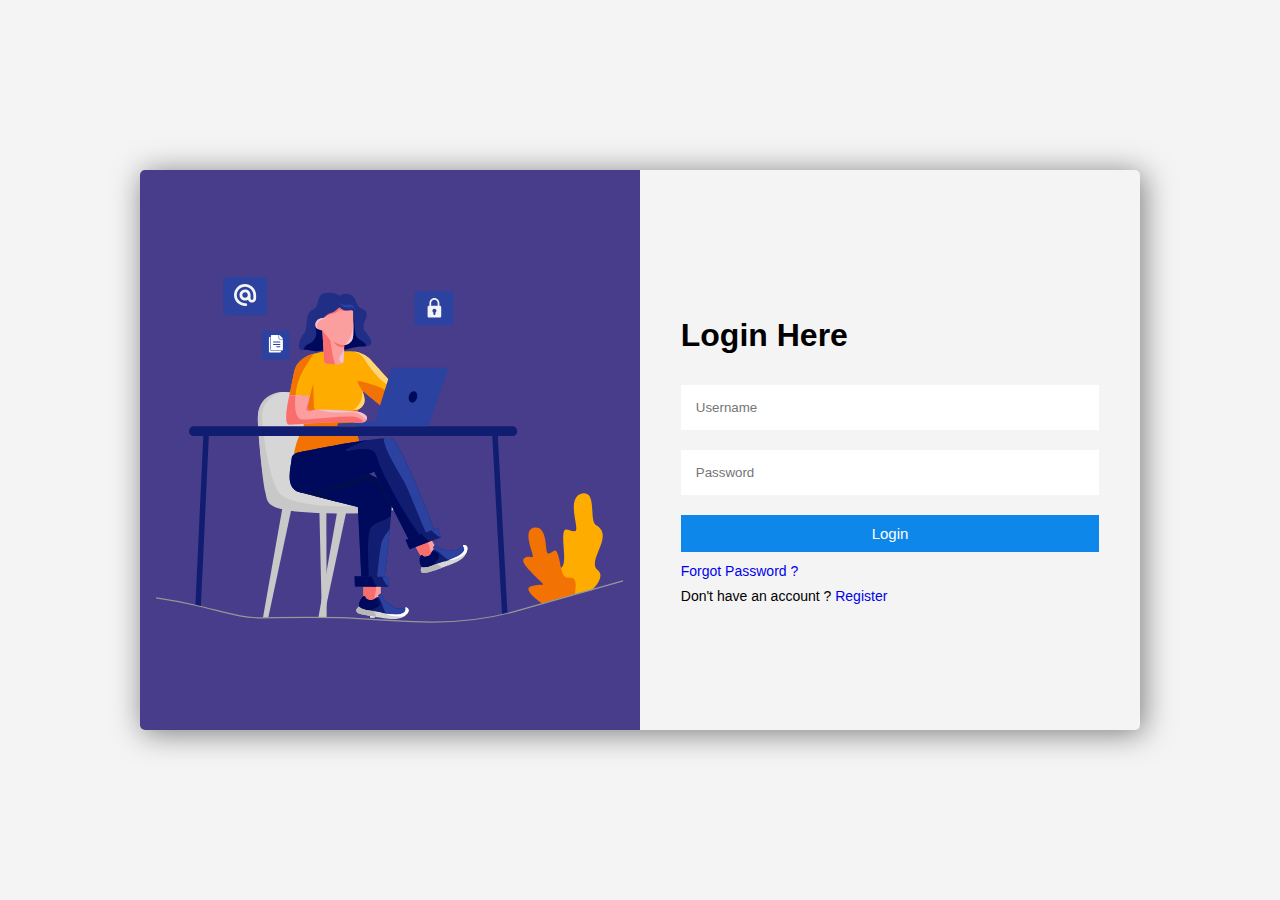
<file: animatedloginui/index.html>
<!DOCTYPE html>
<html>
    <head>
        <title>Animated Login Ui</title>
        <!-- fontawesome css1  -->
        <link rel="stylesheet" href="https://cdnjs.cloudflare.com/ajax/libs/font-awesome/5.15.4/css/all.min.css" integrity="sha512-1ycn6IcaQQ40/MKBW2W4Rhis/DbILU74C1vSrLJxCq57o941Ym01SwNsOMqvEBFlcgUa6xLiPY/NS5R+E6ztJQ==" crossorigin="anonymous" referrerpolicy="no-referrer" />
        <link href="css/style.css" rel="stylesheet" type="text/css" />
    </head>
    <body>

        <div class="container">


            <!--Start Login Section  -->
            <div class="main-container login">

                <div class="img-container login-img">
                    <img src="./img/login.svg" alt="login" />
                </div>

                <div class="form-container login-form">
                    
                    <form action="" method="">
                        <h1 class="text-center pb-3">Login Here</h1>
                        
                            <input type="text" name="username" id="username" class="form-control" placeholder="Username"  autocomplete="off"/>
                            <input type="password" name="password" id="password" class="form-control" placeholder="Password" />
                        

                        <div class="d-grid">
                            <button type="submit" class="btn">Login</button>
                        </div>

                        <a href="#" class="forgot-link">Forgot Password ?</a>
                        <span>Don't have an account ? <a href="#" class="register-link">Register</a></span>
                    </form>
                </div>

            </div>
            <!-- End Login Section  -->


            <!--Start Register Section  -->
            <div class="main-container register">

                <div class="form-container register-form">
                    
                    <form action="" method="">
                        <h1 class="text-center pb-3">Register Here</h1>
                        
                            <input type="text" name="usernamereg" id="usernamereg" class="form-control" placeholder="Username" autocomplete="off"/>
                            <input type="text" name="emailreg" id="emailreg" class="form-control" placeholder="Email" autocomplete="off"/>
                            <input type="password" name="passwordreg" id="passwordreg" class="form-control" placeholder="Password" />
                        

                        <div class="d-grid">
                            <button type="submit" class="btn">Register</button>
                        </div>

                        
                        <span>Have an account ? <a href="#" class="login-link">Login Here</a></span>
                    </form>
                </div>


                <div class="img-container register-img">
                    <img src="./img/register.svg" alt="register" />
                </div>

            </div>
            <!-- End Register Section  -->


            <!--Start Forgot Password Section  -->
            <div class="main-container forgot">

                <div class="form-container forgot-form">
                    
                    <form action="" method="">
                        <h1 class="text-center pb-3">Reset Password</h1>
                        
                            <input type="text" name="emailfog" id="emailfog" class="form-control" placeholder="Email" autocomplete="off"/>
                       

                        <div class="d-grid">
                            <button type="submit" class="btn">Reset Password</button>
                        </div>

                        <span>We will send you a reset link!!!</span>
                    </form>

                    <div class="close">
                        <i class="fas fa-times"></i>
                    </div>


                </div>

                <div class="img-container forgot-img">
                    <img src="./img/forgot.svg" alt="forgot" />
                </div>

            </div>
            <!-- End Forgot Password Section  -->


        </div>

        



        <script src="js/app.js" type="text/javascript"></script>
    </body>
</html>
</file>
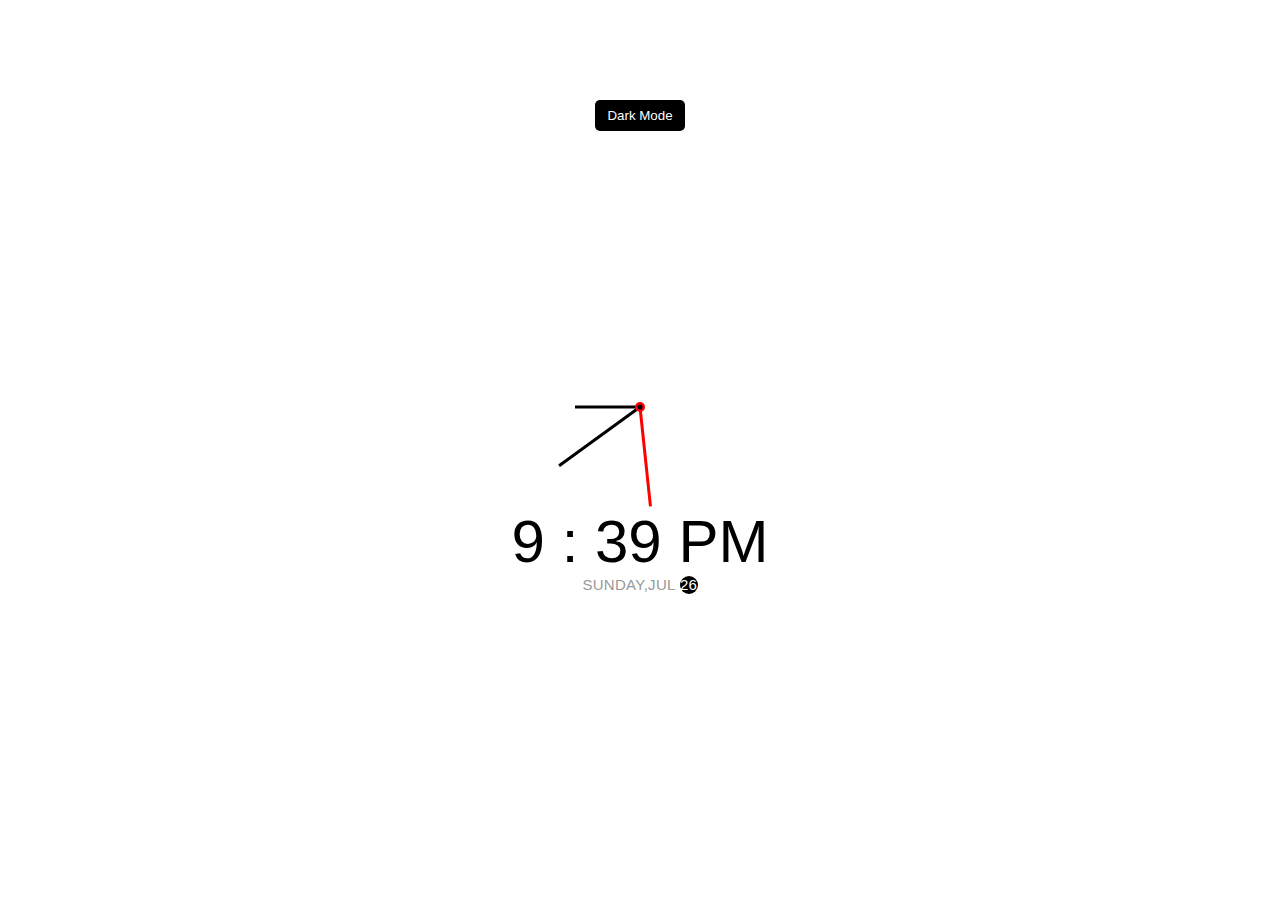
<file: clock/index.html>
<!DOCTYPE html>
<html>
    <head>
        <title>Clock</title>
        <!-- fontawesome css1 -->
        <link rel="stylesheet" href="https://cdnjs.cloudflare.com/ajax/libs/font-awesome/6.0.0-beta2/css/all.min.css" integrity="sha512-YWzhKL2whUzgiheMoBFwW8CKV4qpHQAEuvilg9FAn5VJUDwKZZxkJNuGM4XkWuk94WCrrwslk8yWNGmY1EduTA==" crossorigin="anonymous" referrerpolicy="no-referrer" />
        <link href="css/style.css" rel="stylesheet" type="text/css"/>
    </head>
    <body>

        <button class="toggle"><i class="fas fa-moon"></i> Dark Mode</button>

        <div class="clock-container">
            <div class="clock">
                <div class="needle hour"></div>
                <div class="needle minute"></div>
                <div class="needle second"></div>
                <div class="center-point"></div>
            </div>
            <div class="time">12:00</div>
            <div class="date">Monday, Sep <span class="circle">2</span>
            </div>
        </div>

        <script src="js/app.js" type="text/javascript"></script>
    </body>
</html>
</file>
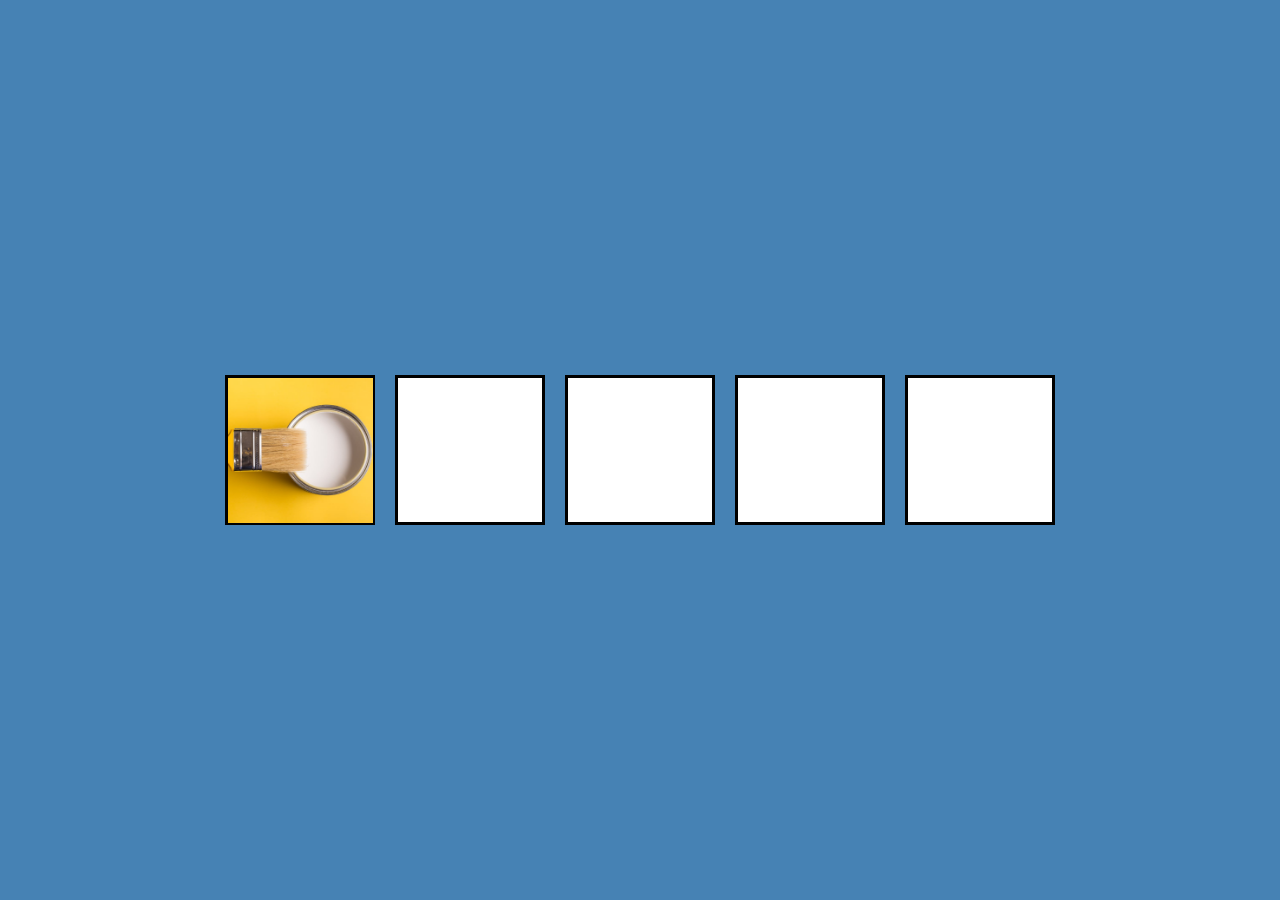
<file: draganddrop/index.html>
<!DOCTYPE html>
<html>
    <head>
        <title>Drag and Drop</title>
        <link href="css/style.css" rel="stylesheet" type="text/css">
    </head>
    <body>

     <div class="empty">

        <div class="fill" draggable="true"></div>

     </div>
     <div class="empty"></div>
     <div class="empty"></div>
     <div class="empty"></div>
     <div class="empty"></div>



        <script src="js/app.js" type="text/javascript"></script>
    </body>
</html>
</file>
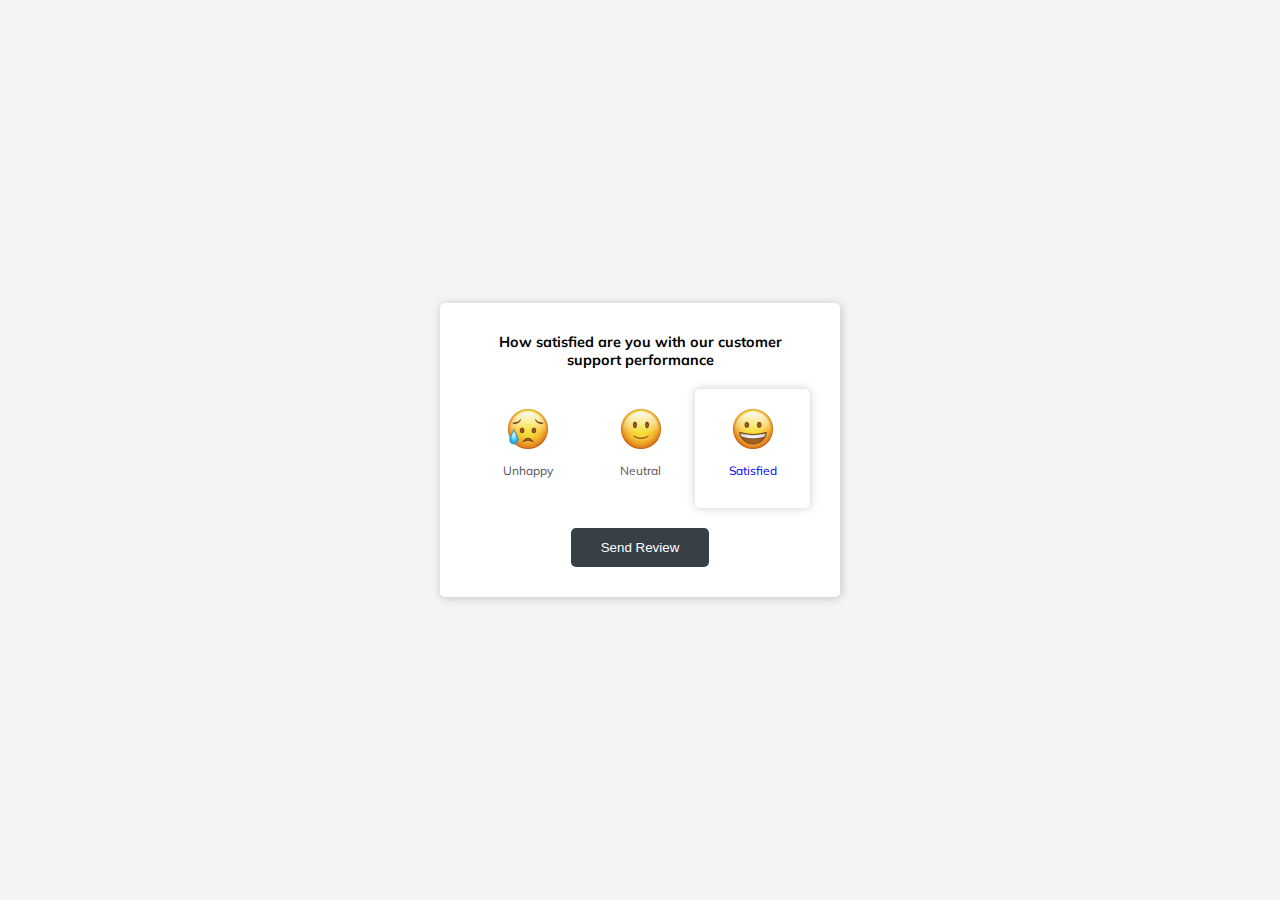
<file: feedback/index.html>
<!DOCTYPE html>
<html>
    <head>
        <title>Feed Back</title>
        <!-- fontawesome css1 -->
        <link rel="stylesheet" href="https://cdnjs.cloudflare.com/ajax/libs/font-awesome/5.15.4/css/all.min.css" integrity="sha512-1ycn6IcaQQ40/MKBW2W4Rhis/DbILU74C1vSrLJxCq57o941Ym01SwNsOMqvEBFlcgUa6xLiPY/NS5R+E6ztJQ==" crossorigin="anonymous" referrerpolicy="no-referrer" />
        <link href="css/style.css" rel="stylesheet" type="text/css"/>
    </head>
    <body>

            <div id="panel" class="panel-container">
                <strong>How satisfied are you with our customer support performance</strong>
            
            <div class="ratings-container">
                
                
                <div class="rating">
                    <img src="./img/unhappy.png" alt="unhappy"/>
                    <small>Unhappy</small>
                </div>

                <div class="rating">
                    <img src="./img/neutral.png" alt="neutral">
                    <small>Neutral</small>
                </div>

                <div class="rating active">
                    <img src="./img/satisfied.png" alt="satisfied">
                    <small>Satisfied</small>
                </div>
            </div>

            <button id="send" class="btn">Send Review</button>
            
        </div>

        <script src="js/app.js" type="text/javascript"></script>
    </body>
</html>
</file>
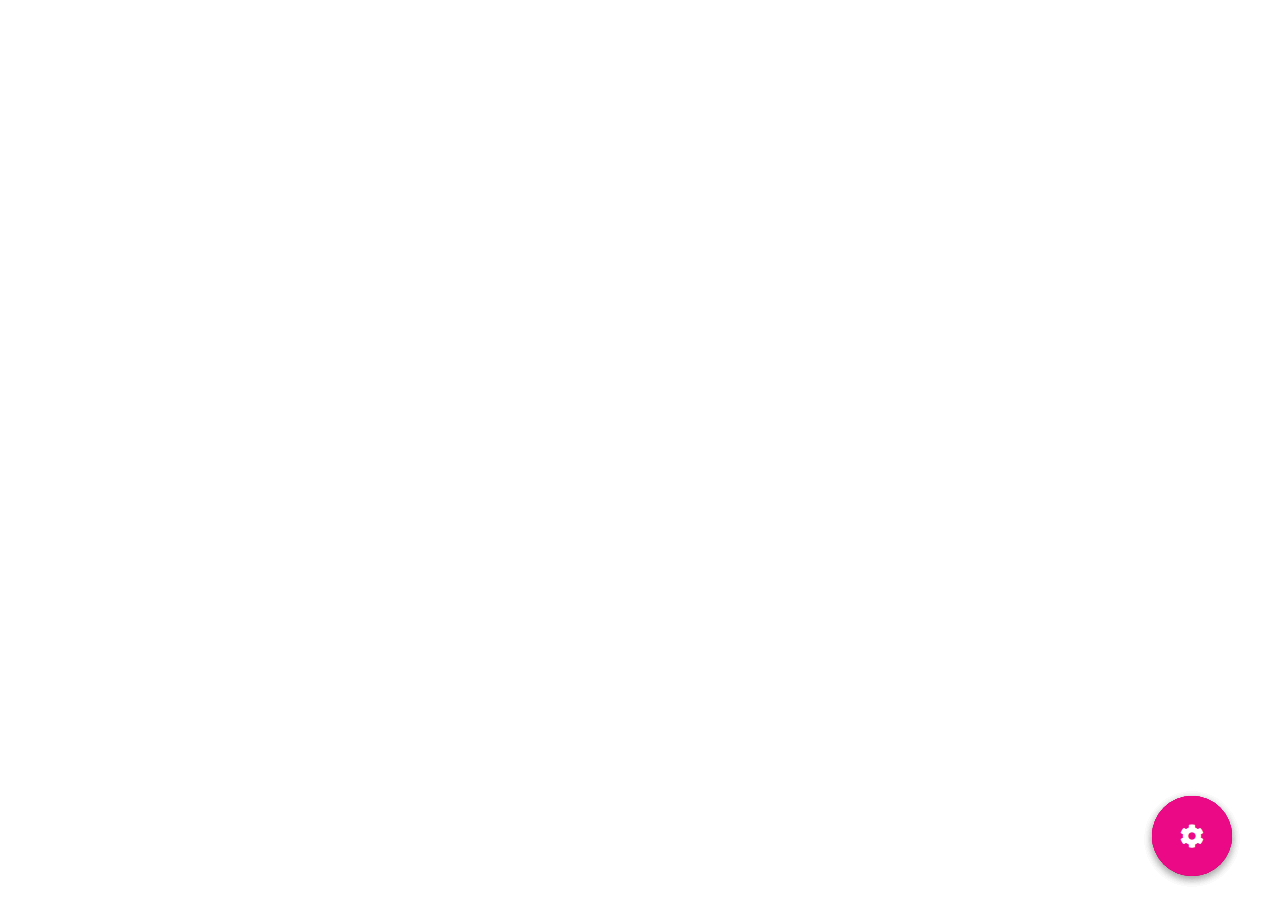
<file: floatingactionbutton/index.html>
<!DOCTYPE html>
<html>
    <head>
        <title>Floating Action Button</title>
        <!-- fontawesome css1 -->
        <link rel="stylesheet" href="https://cdnjs.cloudflare.com/ajax/libs/font-awesome/5.15.4/css/all.min.css" integrity="sha512-1ycn6IcaQQ40/MKBW2W4Rhis/DbILU74C1vSrLJxCq57o941Ym01SwNsOMqvEBFlcgUa6xLiPY/NS5R+E6ztJQ==" crossorigin="anonymous" referrerpolicy="no-referrer" />
        <link href="css/style.css" rel="stylesheet" type="text/css"/>
    </head>
    <body>

        <div class="btns">
            <div class="btn-icon"><a href="https://www.facebook.com" target="_blank"><i class="fab fa-facebook-f"></i></a></div>

            <div class="btn-icon"><a href="https://www.twitter.com" target="_blank"><i class="fab fa-twitter"></i></a></div>

            <div class="btn-icon"><a href="https://www.whatsapp.com" target="_blank"><i class="fab fa-whatsapp"></i></a></div>

            <div class="btn-icon"><a href="https://www.gmail.com" target="_blank"><i class="far fa-envelope"></i></a></div>

        </div>

        <div id="btnprimary" class="btn-icon"><i class="fas fa-cog"></i></div>

    <script src="js/app.js" type="text/javascript"></script>
    </body>
</html>
</file>
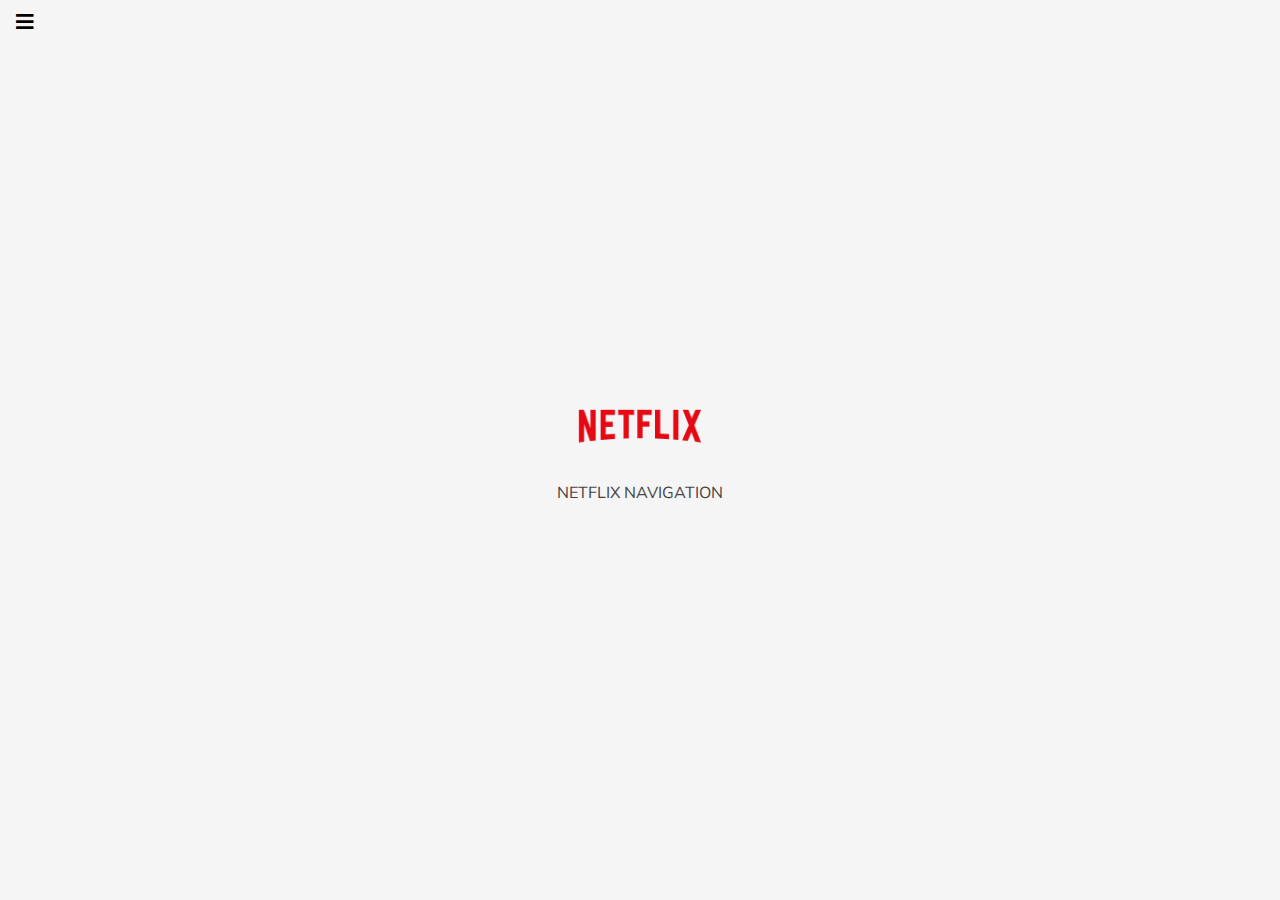
<file: netflixnav/index.html>
<!DOCTYPE html>
<html>
    <head>
        <title>NetFlix Nav</title>

        <!-- fontawesome css1 -->
        <link rel="stylesheet" href="https://cdnjs.cloudflare.com/ajax/libs/font-awesome/5.15.4/css/all.min.css" integrity="sha512-1ycn6IcaQQ40/MKBW2W4Rhis/DbILU74C1vSrLJxCq57o941Ym01SwNsOMqvEBFlcgUa6xLiPY/NS5R+E6ztJQ==" crossorigin="anonymous" referrerpolicy="no-referrer" />
        <link href="css/style.css" rel="stylesheet" type="text/css"/>
    </head>

    <body>

        <button class="nav-btn open-btn">

            <i class="fas fa-bars"></i>

        </button>

        <img src="img/netflixlogo.png" class="logo" alt="logo" width="300px"/>
        <p class="text">NetFlix Navigation</p>

        <div class="nav nav-black">
            <div class="nav nav-red ">
                <div class="nav nav-white">
                    <button class="nav-btn close-btn"><i class="fas fa-times"></i></button>
                    <img src="img/netflixlogo.png" class="logo" alt="logo" width="300px"/>
                    <ul class="list">
                        <li><a href="#">Teams</a></li>
                        <li><a href="#">Locations</a></li>
                        <li><a href="#">Life at Netflix</a></li>
                        <li>
                            <ul>
                                <li><a href="#">Netflix culture memo</a></li>
                                <li><a href="#">Netflix life balance</a></li>
                                <li><a href="#">Inclusion & diversity</a></li>
                                <li><a href="#">Blog</a></li>
                            </ul>

                        </li>
                    </ul>
                </div>
            </div>

        </div>

        <script src="js/app.js" type="text/javascript"></script>
    </body>
</html>
</file>
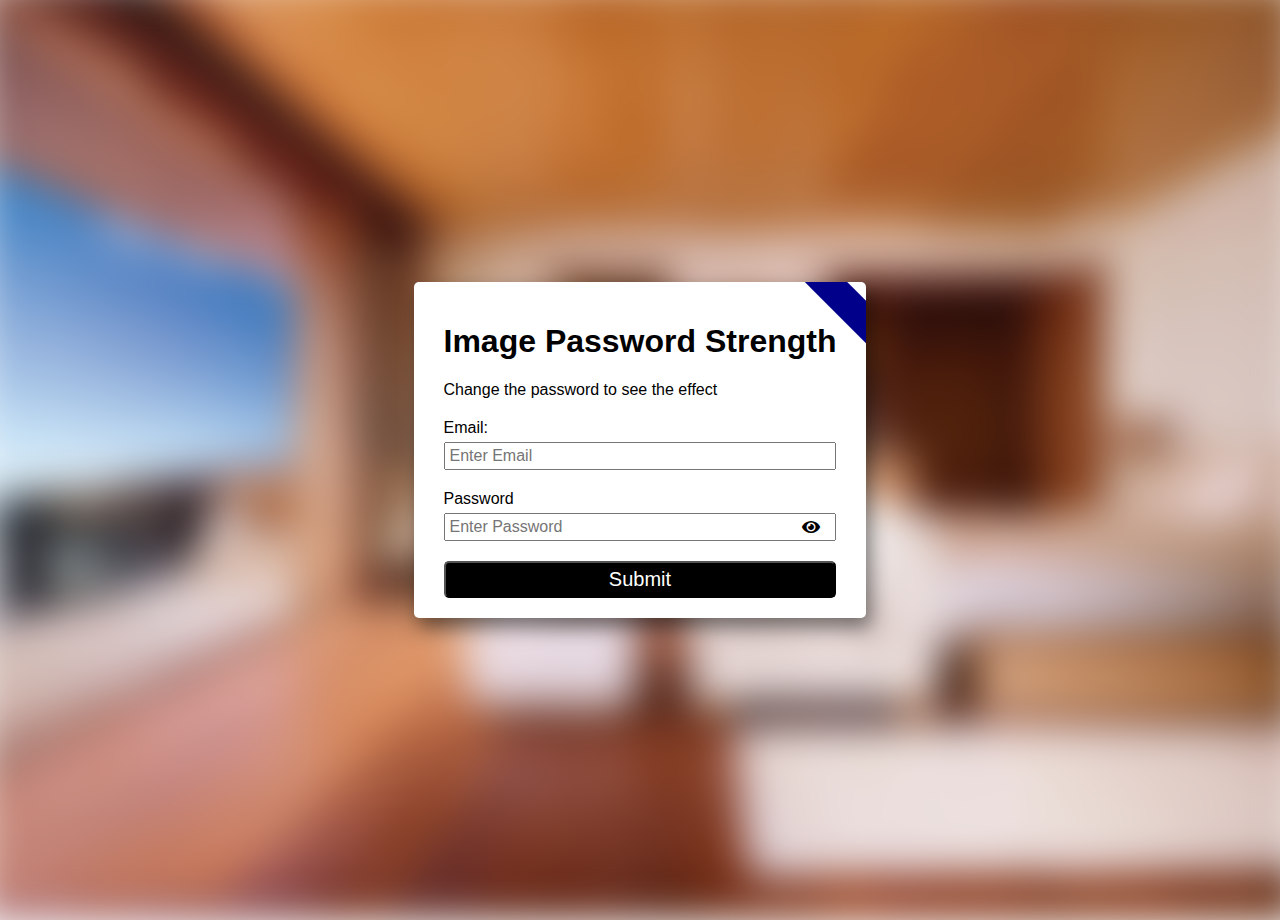
<file: passwordstrengthbackground/index.html>
<!DOCTYPE html>
<html>
<head>
	<meta charset="utf-8">
	<title>Password Strength Background</title>
	<!-- fontawesomecdn css1 -->
	<link rel="stylesheet" href="https://cdnjs.cloudflare.com/ajax/libs/font-awesome/5.15.4/css/all.min.css" integrity="sha512-1ycn6IcaQQ40/MKBW2W4Rhis/DbILU74C1vSrLJxCq57o941Ym01SwNsOMqvEBFlcgUa6xLiPY/NS5R+E6ztJQ==" crossorigin="anonymous" referrerpolicy="no-referrer" />
	<link href="css/style.css" rel="stylesheet" type="text/css"/>
</head>
<body>

	<div id="background" class="background"> </div>

	
	<div class="container">
			<h1>Image Password Strength</h1>
			<p>Change the password to see the effect</p>

			<form action="" method="">
				
				<div class="form-group">
					<label for="email">Email:</label>
					<input type="text" name="email" id="email" class="form-control" placeholder="Enter Email"/>
				</div>

				<div class="form-group">
					<label for="password">Password</label>
					<input type="password"id="password" name="password" class="form-control" placeholder="Enter Password"/>
					<i id="eye" class="fas fa-eye"></i>
				</div>

				<button type="submit" class="btn" >Submit</button>

			</form>

	</div>

	<script src="js/app.js" type="text/javascript"></script>
</body>
</html>
</file>
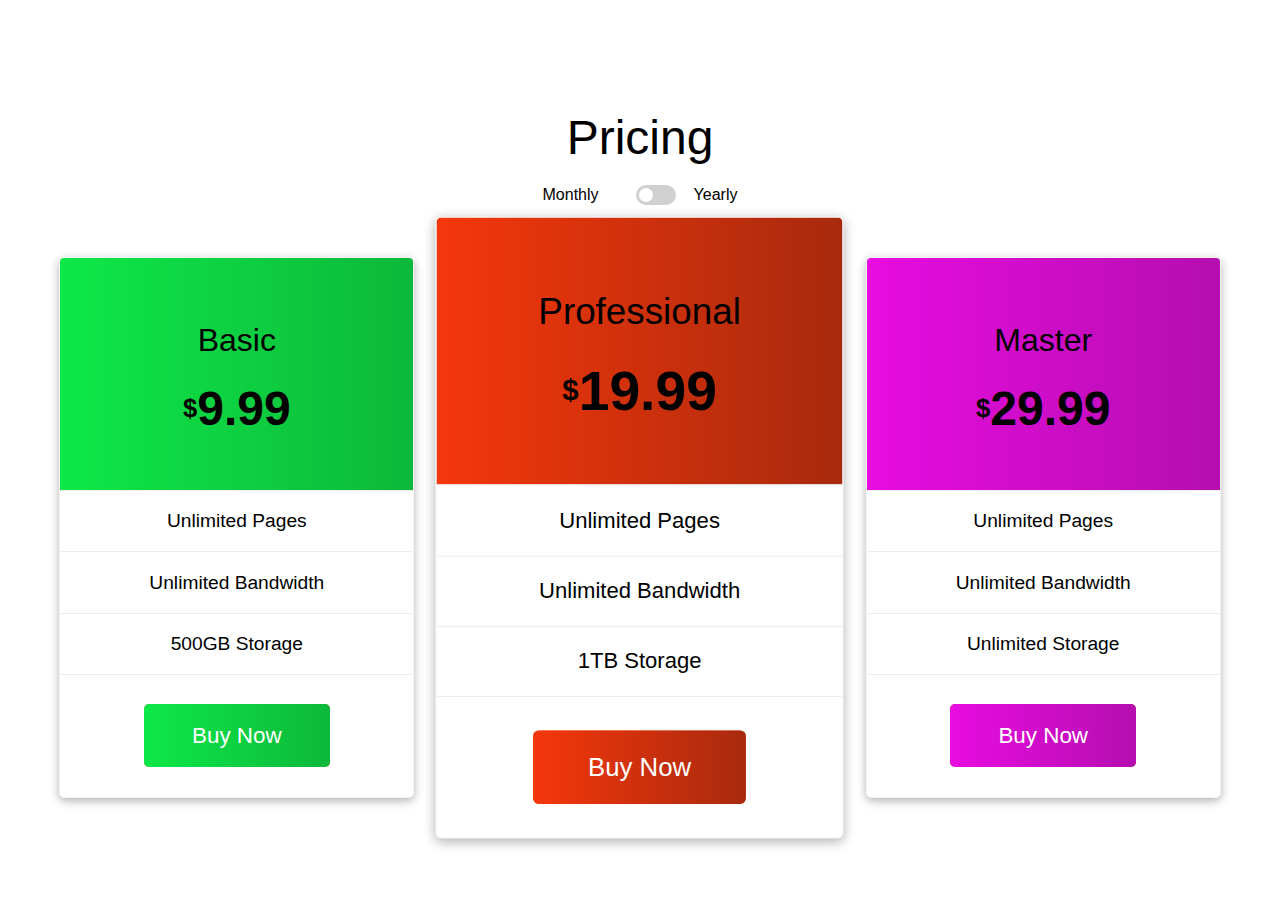
<file: pricingsection/index.html>
<!DOCTYPE html>
<html>
    <head>
        <title>Pricing Section</title>
        <link href="css/style.css" rel="stylesheet" type="text/css"/>
    </head>
    <body>

        <div class="container">

            <div class="title">
                <h2>Pricing</h2>
                <div class="toggle-container">
                    <p>Monthly</p>

                    <input type="checkbox" name="toggle" id="toggle" class="toggle"/>
                    <label for="toggle" id="slider" class="label"><div class="ball"></div></label>
                    <p>Yearly</p>
                </div>

            </div>
            <!-- start pricing section  -->
            <div class="price-container">

                <div class="price-box">

                    <div class="box box1">
                        <p>Basic</p>
                        <h5><span>$</span><span class="basic">9.99</span></h5>
                    </div>
                    <div class="price-list">
                        <ul>
                            <li>Unlimited Pages</li>
                            <li>Unlimited Bandwidth</li>
                            <li>500GB Storage</li>
                        </ul>
                        <a href="#" class="btn btn1">Buy Now</a>
                    </div>
                </div>

                <div class="price-box">

                    <div class="box box2">
                        <p>Professional</p>
                        <h5><span>$</span><span class="prof">19.99</span></h5>
                    </div>
                    <div class="price-list">
                        <ul>
                            <li>Unlimited Pages</li>
                            <li>Unlimited Bandwidth</li>
                            <li>1TB Storage</li>
                        </ul>
                        <a href="#" class="btn btn2">Buy Now</a>
                    </div>
                </div>


                <div class="price-box">

                    <div class="box box3">
                        <p>Master</p>
                        <h5><span>$</span><span class="master">29.99</span></h5>
                    </div>
                    <div class="price-list">
                        <ul>
                            <li>Unlimited Pages</li>
                            <li>Unlimited Bandwidth</li>
                            <li>Unlimited Storage</li>
                        </ul>
                        <a href="#" class="btn btn3">Buy Now</a>
                    </div>
                </div>

            </div>
            <!-- end pricing section  -->



        </div>
        

        <script src="js/app.js" type="text/javascript"></script>
    </body>
</html>
</file>
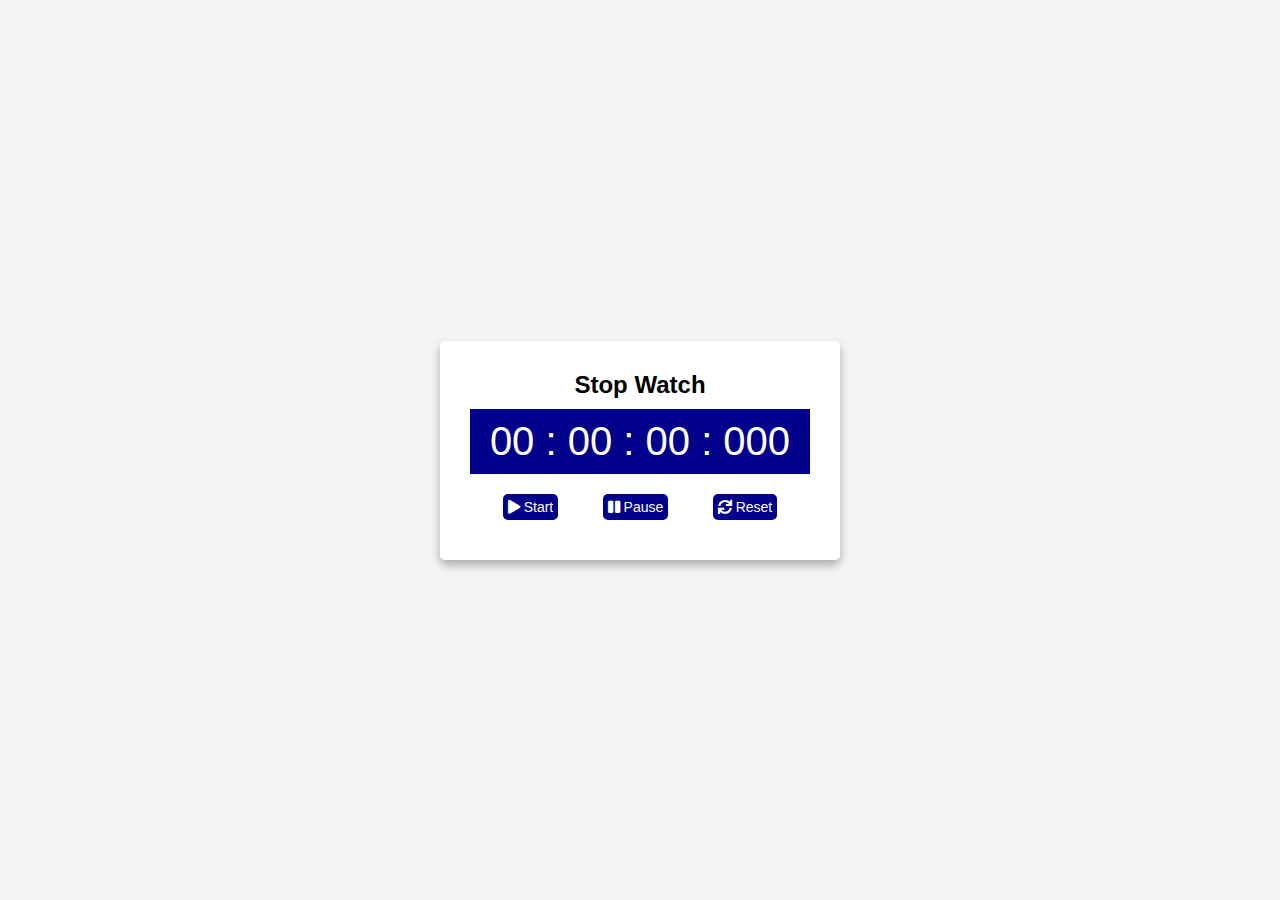
<file: stopwatch/index.html>
<!DOCTYPE html>
<html>
    <head>
        <title>Stop Watch</title>
        <!-- fontawesome cdn css1 -->
        <link rel="stylesheet" href="https://cdnjs.cloudflare.com/ajax/libs/font-awesome/5.15.4/css/all.min.css" integrity="sha512-1ycn6IcaQQ40/MKBW2W4Rhis/DbILU74C1vSrLJxCq57o941Ym01SwNsOMqvEBFlcgUa6xLiPY/NS5R+E6ztJQ==" crossorigin="anonymous" referrerpolicy="no-referrer" />
        <link href="css/style.css" rel="stylesheet" type="text/css"/>
    </head>

    <body>

        <div class="container">
        <h2>Stop Watch</h2>

            <div class="display"> 00 : 00 : 00 : 000 </div>

            <div class="controls">
                <button class="btn start"><i class="fas fa-play"></i> Start </button>
                <button class="btn pause"><i class="fas fa-pause"></i> Pause</button>
                <button class="btn reset"><i class="fas fa-sync"></i> Reset </button>
            </div>

        </div>

        <script src="js/app.js" type="text/javascript"></script>
    </body>
</html>
</file>
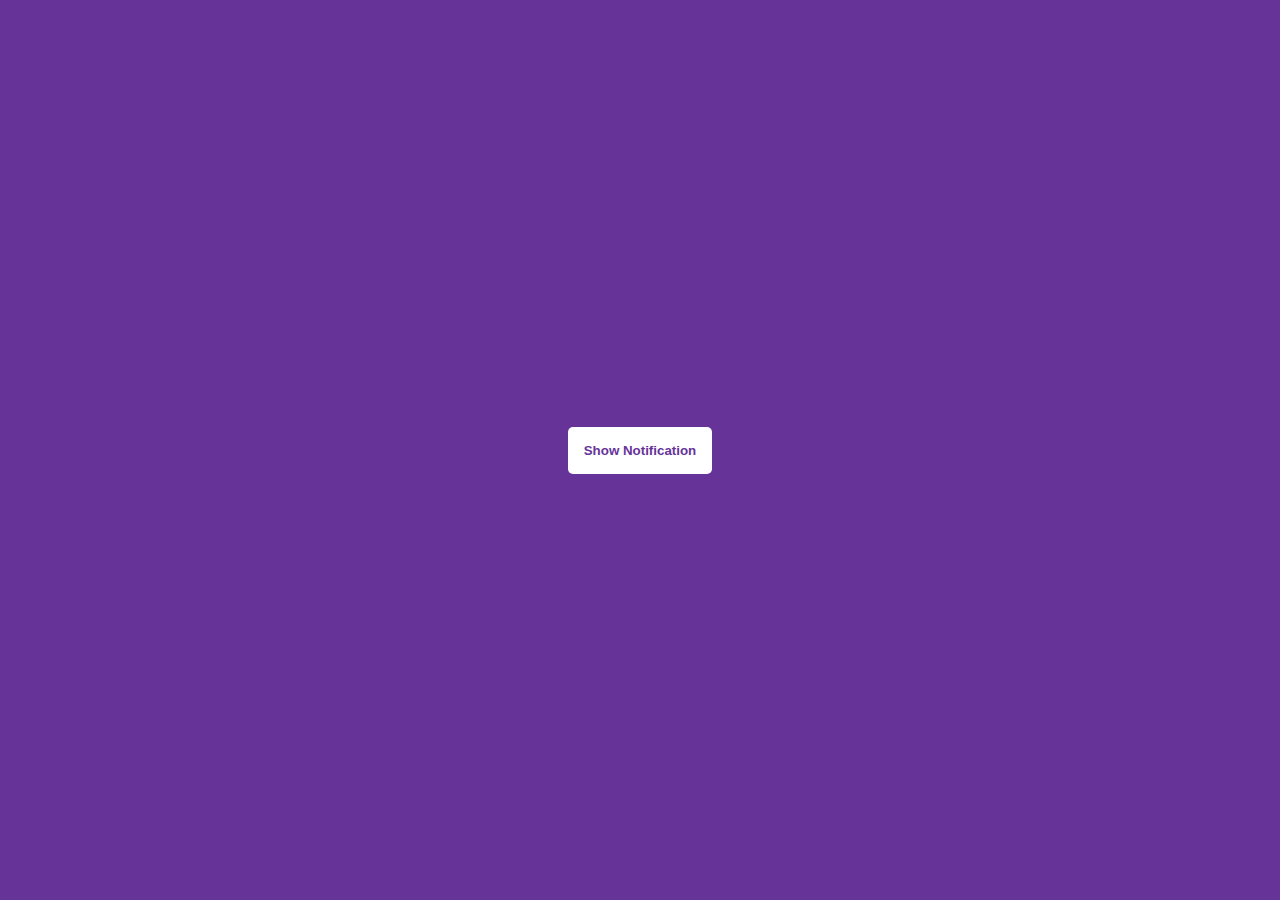
<file: toastnotification/index.html>
<!DOCTYPE html>
<html>
        <head>
              <title>Toast Notification</title>
              <link href="css/style.css" rel="stylesheet" type="text/css"/>

       </head>
       <body>

              <div id="toasts">
                   <!--- <div class="toast">Hello Myanmar</div>
                     <div class="toast">Hello Mandalay</div>-->
              </div>

             <button id="button" class="btn">  Show Notification</button>



        <script src="js/app.js" type="text/javascript"></script>
       </body>
</html>
</file>
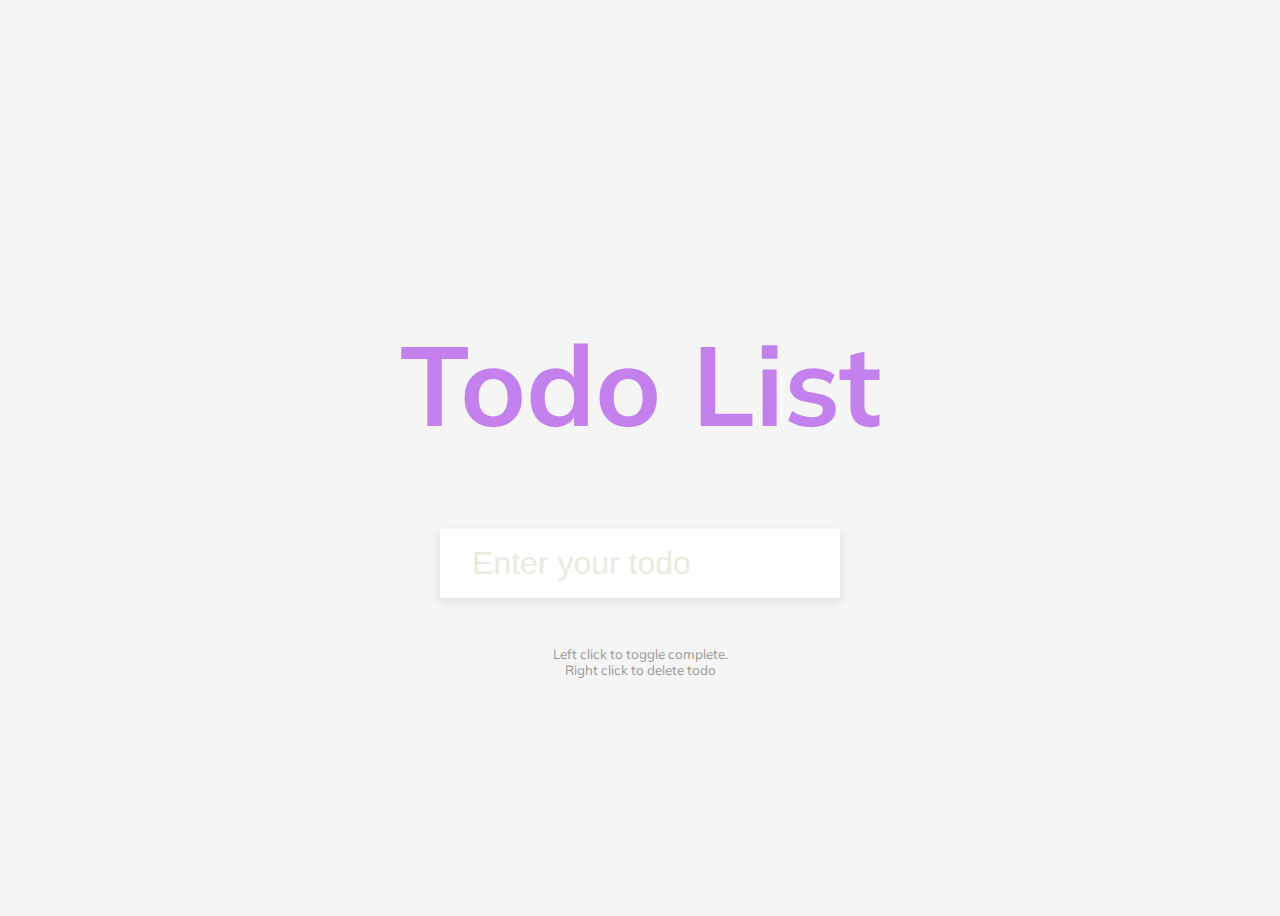
<file: todolist/index.html>
<!DOCTYPE html>
<html>
    <head>
        <title>Todo List</title>
        <link href="css/style.css" rel="stylesheet" type="text/css"/>

    </head>
    <body>

        <h1>Todo List</h1>

        <form id="form" action="" method="">
            <input type="text" name="input" id="input" class="input" placeholder="Enter your todo" autocomplete="off"/>

        
            <ul id="todos" class="todos">
                <!-- <li>Have to cook</li>
                <li class="completed">Have to go</li> -->
            </ul>
        
        
        </form>

        
        <small>Left click to toggle complete.<br/>Right click to delete todo</small>
        
        
        
        <script src="js/app.js" type="text/javascript"></script>
    </body>
</html>
</file>
<file: animatedloginui/css/style.css>
*{
    box-sizing: border-box;
}

body{

    font-family: sans-serif;
    background-color: #f4f4f4;
    min-height:100vh;

    display: flex;
    justify-content: center;
    align-items: center;

    margin: 0;

}

.container{
    width: 65rem;
    padding: 20px;
}

.main-container{
    width: 100%;
    height: 35rem;
    border-radius: 5px;
    box-shadow:3px 3px 30px rgba(0,0,0,0.5);

    display: flex;
    justify-content: space-between;
    align-items: center;

    position: relative;
    overflow: hidden;
}


.img-container{
    width:50%;
    height: 100%;
    background-color: darkslateblue;
    padding:4rem 1rem;

    display: flex;
    justify-content: center;
    align-items: center;

    animation-name: myanidown;
    animation-duration: 0.5s;
    animation-timing-function: ease;
}

img{
    width: 100%;
}


.form-container{
    width:50%;
    height: 100%;
    padding:20px;

    display:flex;
    justify-content: center;
    align-items:center;
    /* flex-direction: column; */

    animation:myaniup 0.5s ease;

    /* position: relative; */
}

.form-control{
    width:100%;
    border:none;
    padding:15px;
    margin:10px 0;
}

.btn{
    width: 100%;
    background-color: #0e87eb;
    color: #fff;
    font-size: 15px;
    border: 0;
    padding: 10px 0;
    margin: 10px 0;
    cursor: pointer;
}

.form-control:focus,
.btn:focus{
    outline: none;
}

form a{
    text-decoration: none;
    font-size: 14px;
}

form span{
    display: block;
    font-size: 14px;
    margin-top: 8px;
}

.close{
    width: 2rem;
    height: 2rem;
    border-radius: 100%;
    border: 1px solid red;

    display: flex;
    justify-content: center;
    align-items: center;

    position: absolute;
    top: 1rem;
    left: 1rem;
}

.fa-times{
    color: red;
}

.register,.forgot{
    display: none;
}

@keyframes myanidown {
    0%{
        transform: translateY(-100%);
    }
    100%{
        transform: translateY(0%);
    }
}

@keyframes myaniup{

    0%{
        transform: translateY(100%);
    }
    100%{
        transform: translateY(0%);
    }
}

@media(max-width:600px){
    .img-container{
        display: none;
    }
    .form-container{
      width: 100%;   
    }
}
</file>
<file: clock/css/style.css>
:root{
    --primary-color:#000;
    --secondary-color:#fff;
}

html.dark{
    --primary-color:#fff;
    --secondary-color:#333;
}

html.dark{
    background-color: #111;
    color: var(--primary-color);
}

*{
    box-sizing: border-box;
}

body{
    font-family: sans-serif;
    height: 100vh;

    display: flex;
    justify-content: center;
    align-items: center;
    flex-direction: column;

    margin: 0;
    overflow: hidden;
}

.toggle{
    background: var(--primary-color);
    color: var(--secondary-color);
    border: none;
    border-radius: 5px;
    padding:8px 12px;
    cursor: pointer;

    position: absolute;
    top: 100px;
}

.toggle:focus{
    outline: none;
}

.clock-container{
    display: flex;
    justify-content: center;
    align-items: center;
    flex-direction: column;
}

.clock{
    width: 200px;
    height: 200px;

    position: relative;

}

.needle{
    width: 3px;
    height: 65px;
    background-color: var(--primary-color);

    position: absolute;
    top:50%;
    left: 50%;

    transform-origin: bottom center;
}

.needle.hour{
    --rotation:0;
    transform: translate(-50%,-100%) rotate(calc(var(--rotation) * 1deg));
}

.needle.minute{
    --rotation:0;
    transform: translate(-50%,-100%) rotate(calc(var(--rotation) * 1deg));
    height: 100px;
}

.needle.second{
    --rotation:0;
    height: 100px;
    background-color: red;
    transform: translate(-50%,-100%) rotate(calc(var(--rotation) * 1deg));
}

.center-point{
    width: 10px;
    height: 10px;
    background-color: red;
    border-radius: 50%;

    position: absolute;
    top:50%;
    left: 50%;

    transform: translate(-50%,-50%);
}

.center-point::before{
    content: '';
    width: 5px;
    height: 5px;
    background-color: var(--primary-color);
    border-radius: 50%;

    position: absolute;
    top:50%;
    left: 50%;

    transform: translate(-50%,-50%);
}

.time{
    font-size: 60px;
}

.date{
    color: #999;
    font-size: 15px;
    letter-spacing: 0.3px;
    text-transform: uppercase;
}

.date .circle{
    width: 18px;
    height: 18px;
    background-color: var(--primary-color);
    color: var(--secondary-color);
    border-radius: 50%;

    /* Method 1 */

    display: inline-flex;
    /* display: flex; */
    justify-content: center;
    align-items: center;

    /* Method 2 */
    display: inline-block;
    text-align: center;
    line-height: 18px;

    transition: all 0.5s ease-in;
}
</file>
<file: draganddrop/css/style.css>
*{
    box-sizing: border-box;
}

body{
    font-family: sans-serif;
    background-color: steelblue;
    height: 100vh;

    display: flex;
    justify-content: center;
    align-items: center;

    margin: 0;
    /* overflow: hidden; */
}

.empty{
    width: 150px;
    height: 150px;
    background-color: #fff;
    border: 3px solid #000;

    margin: 10px;
}

.fill{
    width: 145px;
    height: 145px;

    background-image: url('../img/paint.jpg');
    background-repeat: no-repeat;
    background-position: center;
    background-size: cover;

    cursor: pointer;
}

.hold{
    border: 5px solid #ccc;

}

.hovered{
    background-color: #333;
    border-color: #fff;
    border-style: dashed;
}

@media(max-width:800px){
    body{
        flex-direction: column;
    }
}
</file>
<file: feedback/css/style.css>
@import url('https://fonts.googleapis.com/css2?family=Mulish:wght@300&display=swap');

*{
    box-sizing: border-box;
}

body{
    font-family: 'Mulish', sans-serif;
    background-color: #f4f4f4;
   min-height: 100vh;

    display: flex;
    justify-content: center;
    align-items: center;

    margin: 0;
    overflow: hidden;

}

.rating img{
    width: 40px;

}

.panel-container{
    width: 400px;
    background-color: #fff;
    box-shadow:1px 1px 10px rgba(0, 0, 0, 0.2);
    border-radius: 5px;
    font-size: 90%;
    text-align: center;
    padding: 30px;

    display: flex;
    justify-content: center;
    align-items: center;
    flex-direction: column;
}

.ratings-container{
    display: flex;
    margin: 20px 0;
}

.rating{
    padding: 20px;
    cursor: pointer;
}

.rating:hover,
.rating.active{
    box-shadow: 0 0 10px rgba(0, 0, 0, 0.2);
    border-radius: 5px;

}

.rating small{
    display: inline-block;
    color: #555;
    margin: 10px 0;

}

.rating:hover small,
.rating.active small{
    color: blue;
}

.btn{
    background-color: #384047;
    color:#fff;
    border: none;
    padding: 12px 30px;
    border-radius: 5px;
    cursor: pointer;
}

.btn:focus{
    outline: 0;
}

.btn:active{
    transform: scale(0.98);
}

.fa-heart{
    color: red;
    margin-bottom: 10px;
    font-size: 30px;
}
</file>
<file: floatingactionbutton/css/style.css>
*{
    box-sizing: border-box;
}

body{
    height: 100vh;

    margin: 0;
    overflow: hidden;
}



.btn-icon{
    width: 5rem;
    height: 5rem;
    background-color: #eb0985;
    color: #fff;
    font-size: 1.5rem;
    border-radius: 100%;
    box-shadow: 0 3px 10px rgba(0, 0 , 0, 0.1);
    cursor: pointer;

    display: flex;
    justify-content: center;
    align-items: center;

    position: absolute;
    bottom: 1.5rem;
    right: 3rem;

    transition: all 0.3s;
}

.btns.show .btn-icon:nth-of-type(1){
    background-color: #110873;
    bottom: 7.3rem;
}

.btns.show .btn-icon:nth-of-type(2){
    background-color: #0eb0eb;
    bottom: 12.3rem;
}

.btns.show .btn-icon:nth-of-type(3){
    background-color: #0eeb42;
    bottom: 17.3rem;
}

.btns.show .btn-icon:nth-of-type(4){
    background-color: #eb5f0e;
    bottom: 22.3rem;
}

.btns.show .btn-icon{
    width: 4rem;
    height: 4rem;
    font-size: 1rem;

    right: 3.5rem;
}

.btns + .btn-icon i{
    animation: myani 2s linear infinite;

}

.btns.show + .btn-icon i{

    animation: myani 2s linear infinite;
} 
@keyframes myani{
    0%{
        transform: rotate(0deg);
    }
    100%{
        transform: rotate(1turn);
    }
}
</file>
<file: netflixnav/css/style.css>
@import url('https://fonts.googleapis.com/css2?family=Mulish:wght@300&display=swap');

*{
    box-sizing: border-box;

}

body{
    font-family: 'Mulish', sans-serif;
    background-color: #f5f5f5;
    color: #444;
    height: 100vh;

    display: flex;
    justify-content: center;
    align-items: center;
    flex-direction: column;

    margin: 0;
    overflow: hidden;
}

.logo{
    width: 150px;
}

.text{
    text-transform: uppercase;
}

.nav-btn{
    background-color: transparent;
    border: none;
    font-size: 20px;
    cursor: pointer;
}

.open-btn{
    position: absolute;
    top: 10px;
    left: 10px;
}

.nav{
    position: absolute;
    top: 0;
    left: 0;

    height: 100vh;

    transform: translate(-100%);
    transition: all 0.3s ease-in-out;
}

.nav.visible{
    transform: translateX(0);
}

.nav-black{
    width: 60%;
    max-width: 480px;
    min-width: 320px;
    background-color: #000;

    transition-delay: 0.4s;

}

.nav-black.visible{

    transition-delay: 0s;

}

.nav-red{
    width: 95%;
    background-color: red;
    
    transition-delay: 0.2s;

}

.nav-red.visible{
    transition-delay: 0.2s;
}

.nav-white{
    width: 95%;
    background-color:#fff;
    padding: 40px;
    position: relative;

    transition-delay: 0s;
}

.nav-white.nav.visible{

    transition-delay: 0.4s;
}
.close-btn{
    position: absolute;
    right: 30px;
    top: 40px;
    opacity: 0.3;
}

.list{
    list-style: none;
    margin: 0;
    padding: 0;

}

.list li{
    margin: 20px 0;
    list-style-type: none;
}

.list li a{
    color: #666;
    text-decoration: none;
    /* font-size: 16px; */
    text-transform: uppercase;
}

.list ul{
    padding-left: 20px;
}
</file>
<file: passwordstrengthbackground/css/style.css>
*{
    box-sizing: border-box;
}

body{
    font-family: sans-serif;
    height: 100vh;

    display: flex;
    justify-content: center;
    align-items: center;

    margin: 0;
    overflow: hidden;
}

.background{
    background-image: url("../img/myhotel.jpg");
    background-repeat: no-repeat;
    background-position: center center;
    background-size: cover;

    position: absolute;
    top: -20px;
    left: -20px;
    bottom: -20px;
    right: -20px;
    
    filter: blur(20px);
    
    z-index: -1;
}

.container{
    background-color: #fff;
   
    padding: 20px 30px;
    border-radius: 5px;

    box-shadow: 5px 10px 20px rgba(0,0,0,0.5);

    position: relative;
    overflow: hidden;
}

.container::before{
    content: '';
    width: 150px;
    height: 30px;
    background-color: darkblue;
   
    position: absolute;
    top: 0;
    right: -50px;

    transform: rotate(45deg);
}

.form-group{
    margin: 20px 0;
    position: relative;
}

.form-group label{
    display: block;
    margin-bottom: 5px;
}

.form-control{
    width: 100%;
    padding: 3px 4px;
    font-size: 16px;

}

.fas{
  position: absolute;

  top: 1.8rem;
  right: 1rem;

  cursor: pointer;
}

.btn{
    width: 100%;
    background-color: #000;
    color:#fff;
    font-size: 20px;
    padding: 5px 0px;
    border-radius: 5px;
    cursor: pointer;
}

.btn:focus{
    outline: 0;
}
</file>
<file: pricingsection/css/style.css>
*{
	box-sizing: border-box;
}

body{
	font-family: sans-serif;
	min-height: 100vh;

	display: flex;
	justify-content: center;
	align-items: center;

	margin: 0;
}

.title{
	margin-bottom: 20px;
}
.title h2{
	font-size: 3rem;
	font-weight: 400;
	text-align: center;
	margin-bottom: 20px;
}
.toggle-container{
	display: flex;
	justify-content: center;
	align-items: center;
}

/*Child Selector (>)*/
.toggle-container > *{
	margin: 0 3px;
}

.toggle{
	visibility: hidden;
}

.label{
	width: 40px;
	height: 20px;
	background: #d0d0d0;
	border-radius: 50px;

	margin: 0 15px;

	cursor: pointer;
	position: relative;
}

.toggle:checked + .label{
	background-color: green;
}

.ball{
	width: 14px;
	height: 14px;
	background-color: #fff;
	border-radius: 50%;

	position: absolute;
	top: 3px;
	left: 3px;

	animation: offani 0.3s linear forwards;
}

.toggle:checked + .label .ball{
	animation-name: onani;
	animation-duration: 0.3s;
	animation-timing-function: linear;
	animation-fill-mode: forwards;

}

@keyframes onani{
	0%{
		transform: translate(0) scale(1);
	}
	50%{
		transform: translate(10px) scale(1.2);

	}
	100%{
		transform: translate(20px) scale(1);
	}
}

@keyframes offani{
	0%{
		transform: translate(20px) scale(1);
	}
	50%{
		transform: translate(10px) scale(1.2);

	}
	100%{
		transform: translate(0px) scale(1);
	}

}


.price-container {
  width: 90%;
  display: flex;
  justify-content: center;
  margin: auto;
}

.price-container .box {
  padding: 2rem;
}
.price-box{
	width: 25rem;
	background-color: #fff;
	border: 1px solid #f4f4f4;
	border-radius: 5px;
	box-shadow: 0 3px 10px rgba(0, 0, 0, 0.3);
	text-align: center;
	padding-bottom: 3rem;
	margin: 2rem 1.5rem;

	overflow: hidden;
}
.price-box p{
	font-size: 2rem;
	margin-bottom: 1rem;
}
.price-box h5 span{
	font-size: 1.6rem;
	vertical-align: middle;
}
.price-box h5 span:nth-of-type(2){
	font-size: 3rem;
}
.price-list ul{
	list-style: none;
	margin: 0;
	padding: 0;
	margin-bottom: 3rem;
}
.price-list ul li{
	font-size: 1.2rem;
	padding: 1.2rem 0;
	border-top: 1px solid #eee;
}

.price-list ul li:last-child{
	border-bottom: 1px solid #eee;
}

.price-list a{
	text-decoration: none;
	background-color: tomato;
	color: #fff;
	font-size: 1.4rem;
	padding: 1.2rem 3rem;
	border-radius: 5px;

	transition: all 0.3s ease;
}
.price-list a:hover{
	font-size: 1.5rem;
}

.box1,.btn1{
	background: linear-gradient(
		90deg,
		#0ee848,
		#0db83a);
}
.box2,.btn2{
	background: linear-gradient(
		90deg,
		#f5370c,
		#a82a0d);
}

.box3,.btn3{
	background: linear-gradient(
		90deg,
		#e80ce1,
		#b50eaf);
}

.price-box:nth-of-type(2){
	transform: scale(1.15);
}

@media (max-width: 800px){
		.price-container{
			flex-direction: column;
		}
		.price-box:nth-of-type(2){
			transform: scale(1);
		}
}
</file>
<file: stopwatch/css/style.css>
*{
    box-sizing: border-box;
}

body{
    font-family: sans-serif;
    background-color: #f4f4f4;

    height: 100vh;

    display: flex;
    justify-content: center;
    align-items: center;

    text-align: center;

    margin: 0;
    overflow: hidden;

}

.container{
    width: 400px;
    background-color: #fff;
    padding: 30px;
    border-radius: 5px;
    box-shadow: 0 5px 10px rgba(0, 0, 0, 0.3);

}

h2{
    margin: 0;
}

.display{
    background-color: darkblue;
    color: #fff;
    font-size: 2.5rem;
    padding: 10px;

    margin: 10px 0;
}

.controls{
    padding: 10px;
}

.btn{
    background-color: darkblue;
    color: #fff;
    font-size: 14px;
    padding: 5px;
    border:none;
    border-radius: 5px;
    margin: 0 20px;
    cursor: pointer;
}

.btn:focus{
    outline: 0;
}

.btn:active{
    transform: scale(0.98);
}
</file>
<file: toastnotification/css/style.css>
*{
    box-sizing:border-box;
}

body{
    font-family:sans-serif;
    background-color:rebeccapurple;
    height:100vh;


    display:flex;
    justify-content:center;
    align-items:center;
    flex-direction:column;

    margin:0;
    overflow:hidden;

}

.btn{
    background-color:#fff;
    color:rebeccapurple;
    font-family:inherit;
    font-weight:bold;
    padding:1rem;
    border-radius: 5px;
    border:none;
    cursor:pointer;

    
    

}
.btn:focus{
    outline:none;
}
.btn.active{
    transform:scale(0.98);
}

#toasts{
    position: fixed;
    bottom: 10px;
    right:10px;

}
.toast{
    background-color:#fff;
    color:rebeccapurple;
    border-radius: 5px;
    padding: 1rem 2rem;
    margin: 0.5rem;
}

.toast.info{
    color:rebeccapurple;
}
.toast.success{
    color:green;
}
.toast.danger{
    color:red;
}
</file>
<file: todolist/css/style.css>
@import url('https://fonts.googleapis.com/css2?family=Mulish:wght@300&display=swap');

*{
    box-sizing: border-box;
}

body{
    font-family: 'Mulish', sans-serif;
    background-color: #f5f5f5;
    height: 100vh;

    display: flex;
    justify-content: center;
    align-items: center;
    flex-direction: column;

    /* margin: 0; */
    /* overflow: hidden; */
}

h1{
    color: #9410e6;
    font-size: 7rem;

    opacity: 0.5;

}

form{
    width: 400px;
    box-shadow: 0 4px 10px rgb(0, 0, 0,0.1);
}

form .input{
    /* display: block;*/
    width: 100%;
    padding: 1rem 2rem;
    border: none;
    font-size: 2rem;
    color: #444;
}
.input:focus{

    outline-color: #9410e6;
}

.input::placeholder{
    color: #e8ebdd;
}

.todos{
    list-style: none;
    padding: 0;
    margin: 0;
    background-color: #fff;
}

.todos li{
    font-size: 1.5rem;
    border-top: 1px solid #999;
    padding: 1rem 2rem;
    cursor: pointer;
}

.todos li.completed{
    color: #d7dbc1;
    text-decoration: line-through;
}

small{
    color: #999;
    margin-top: 3rem;
    text-align: center;
}
</file>
